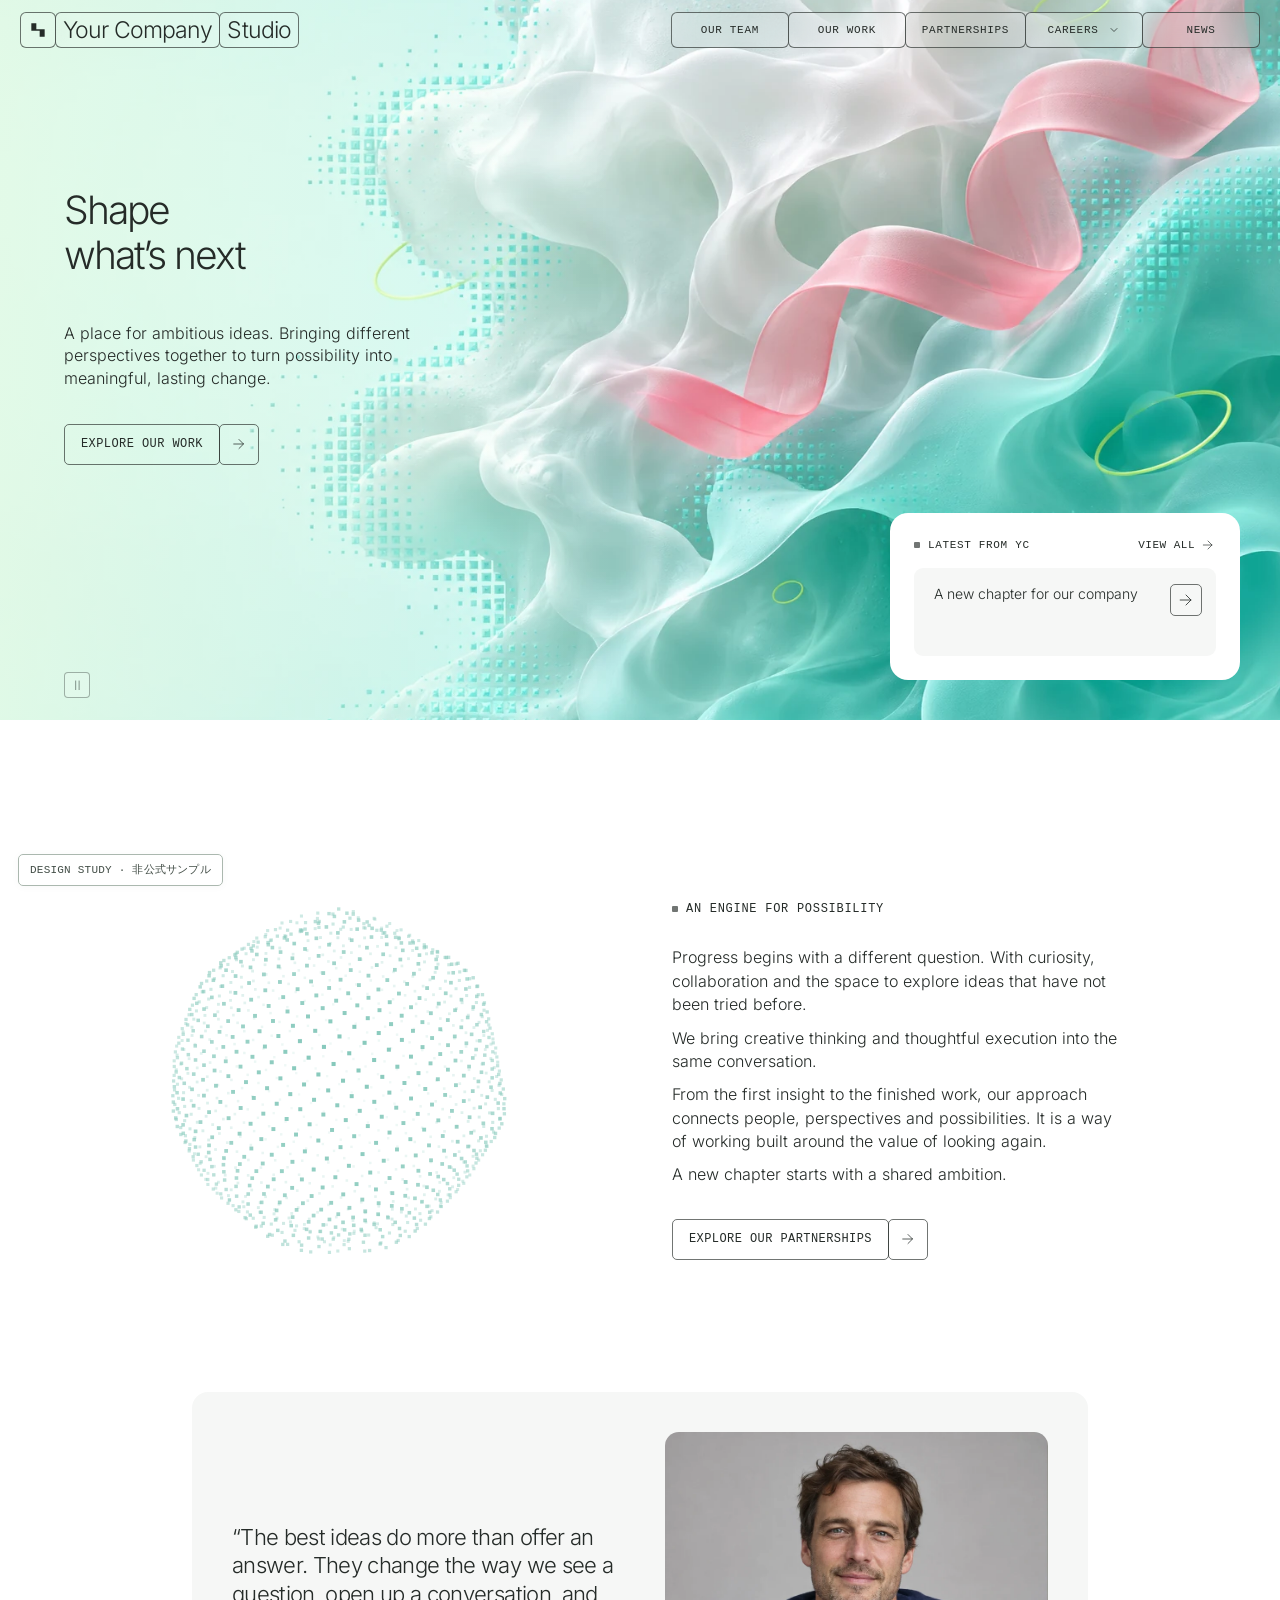
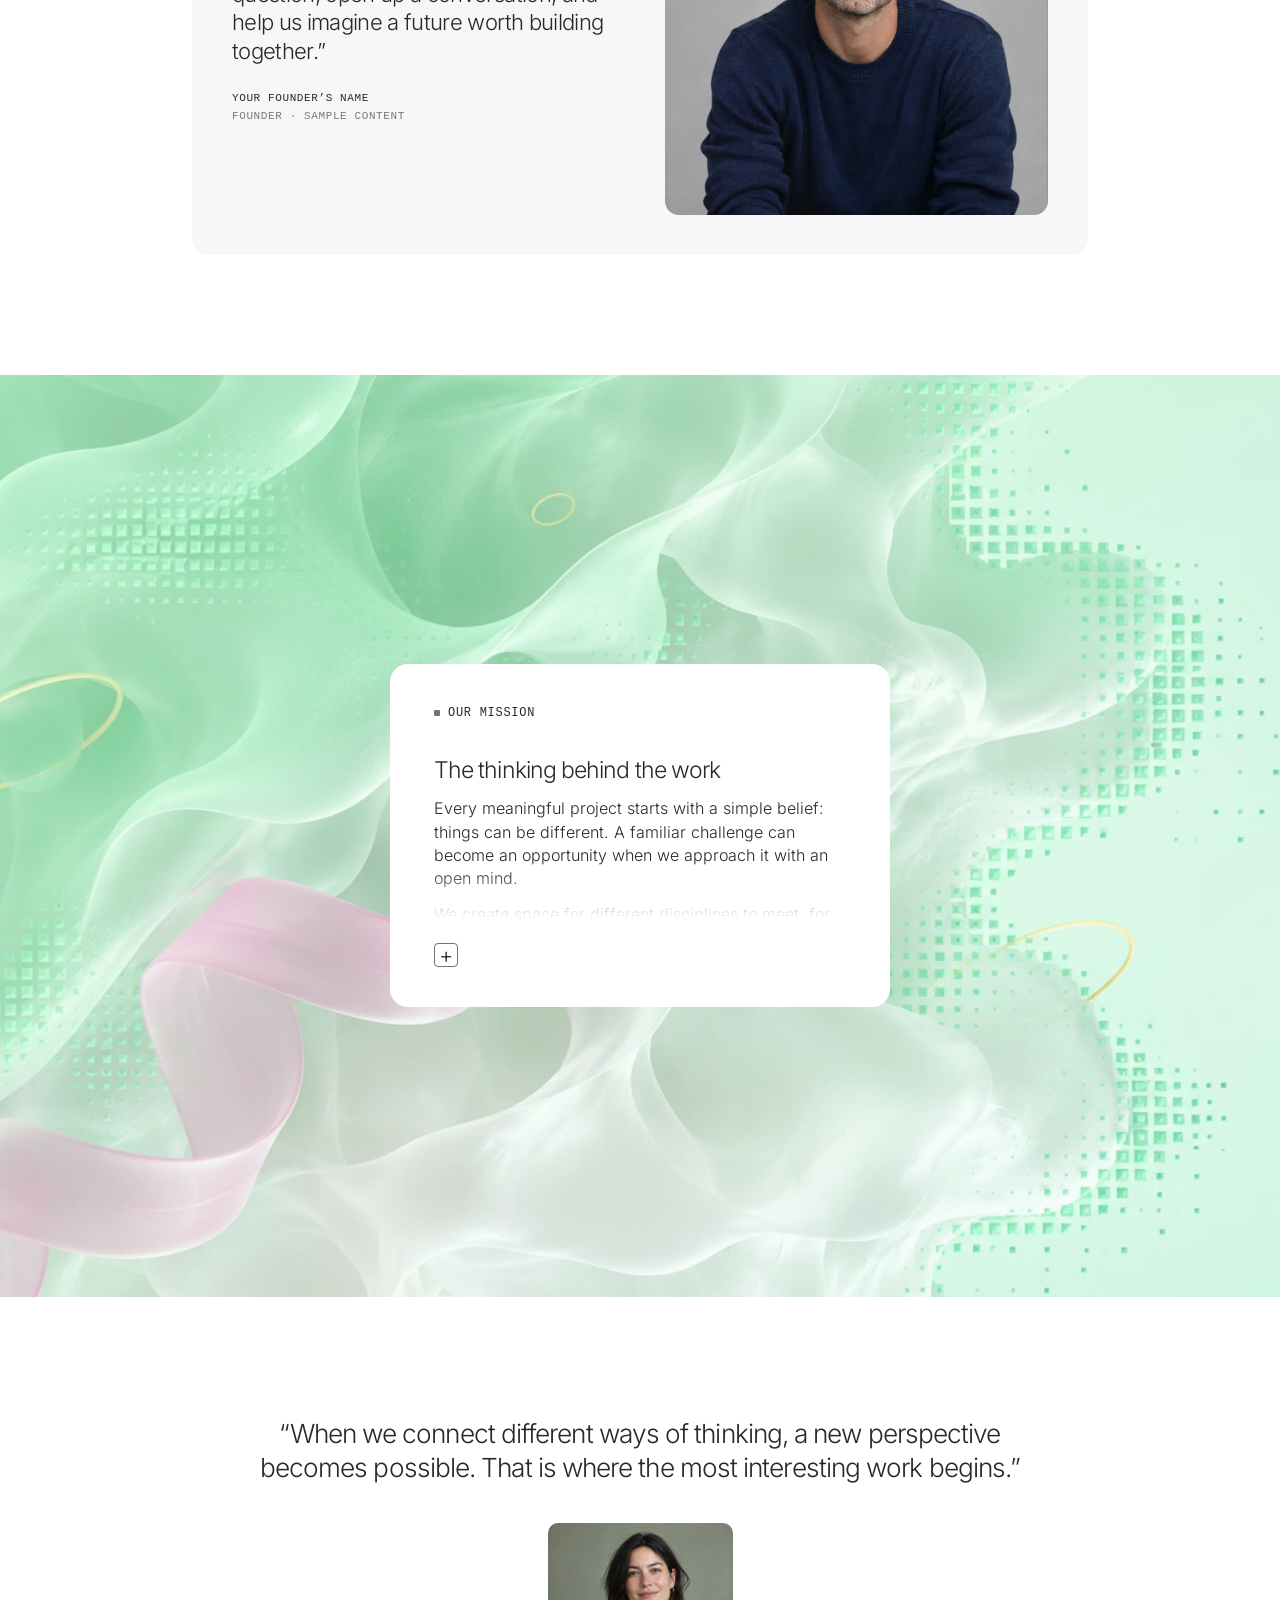
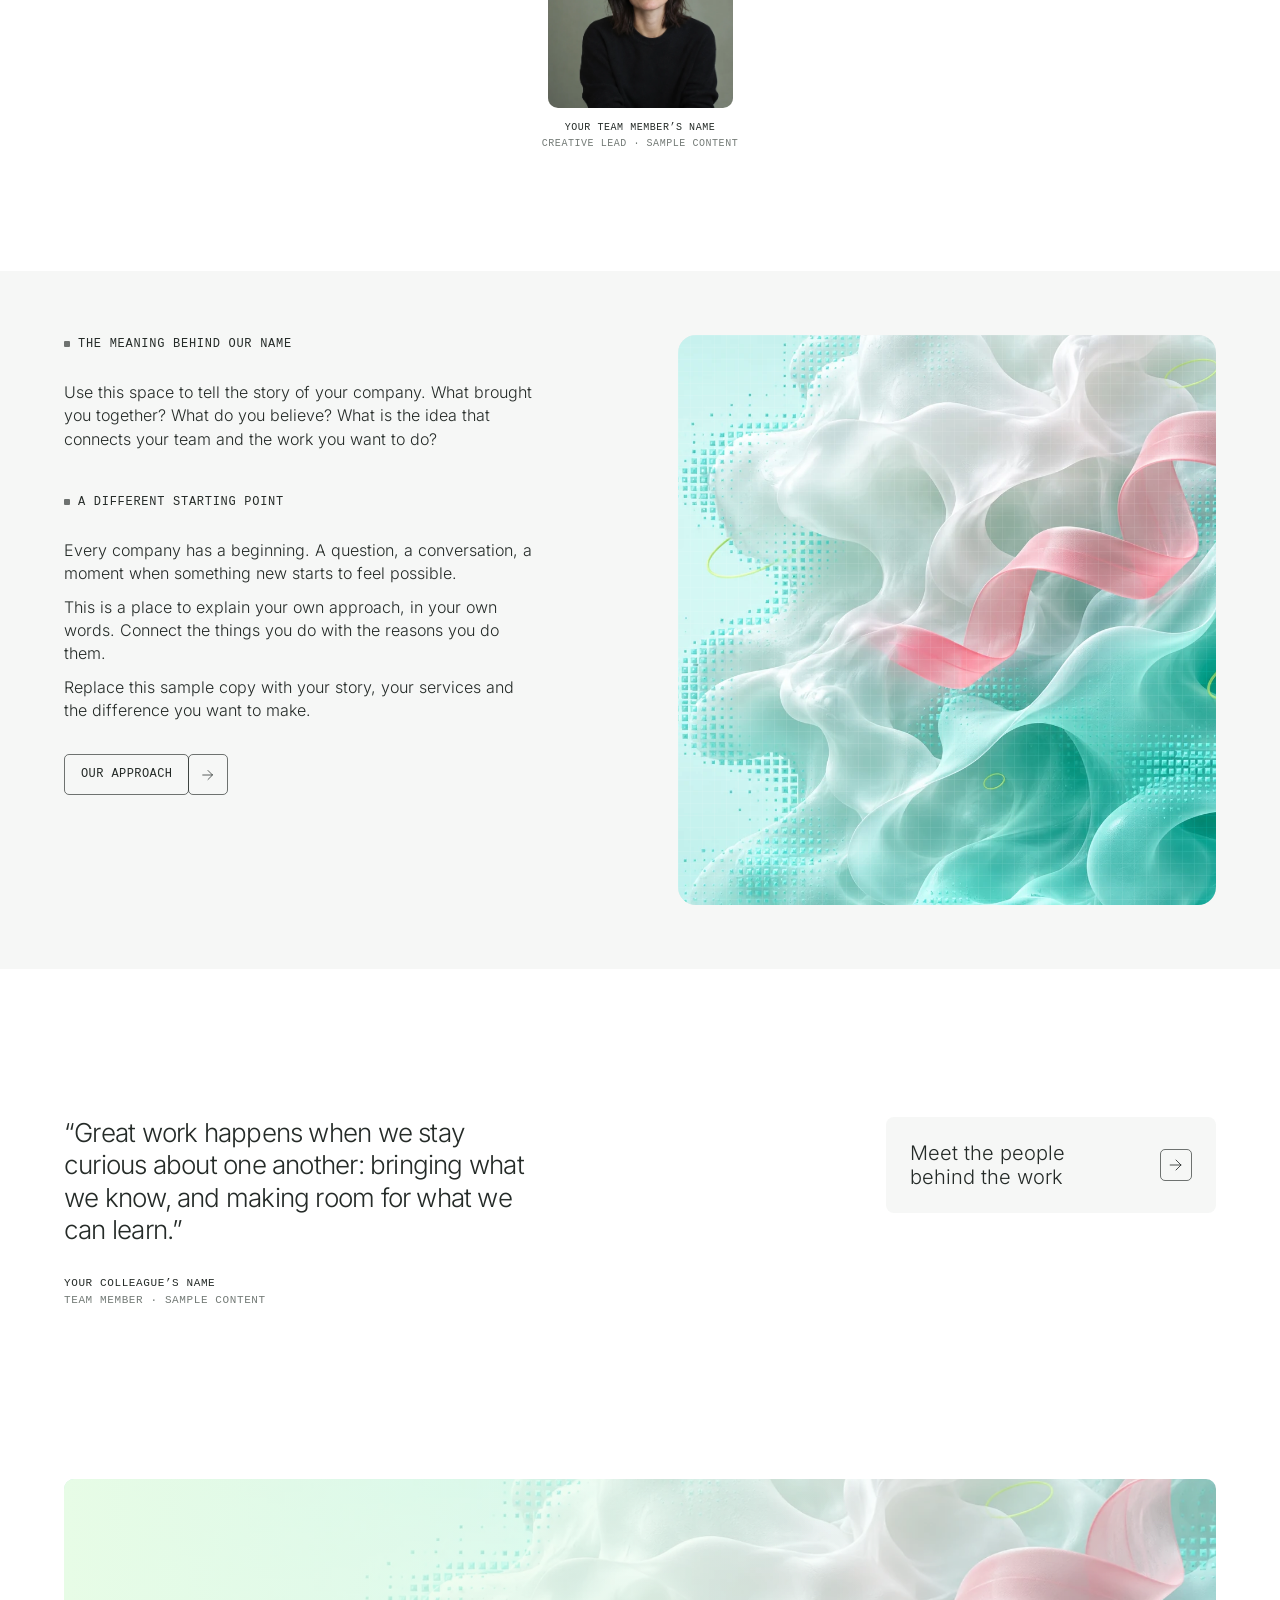
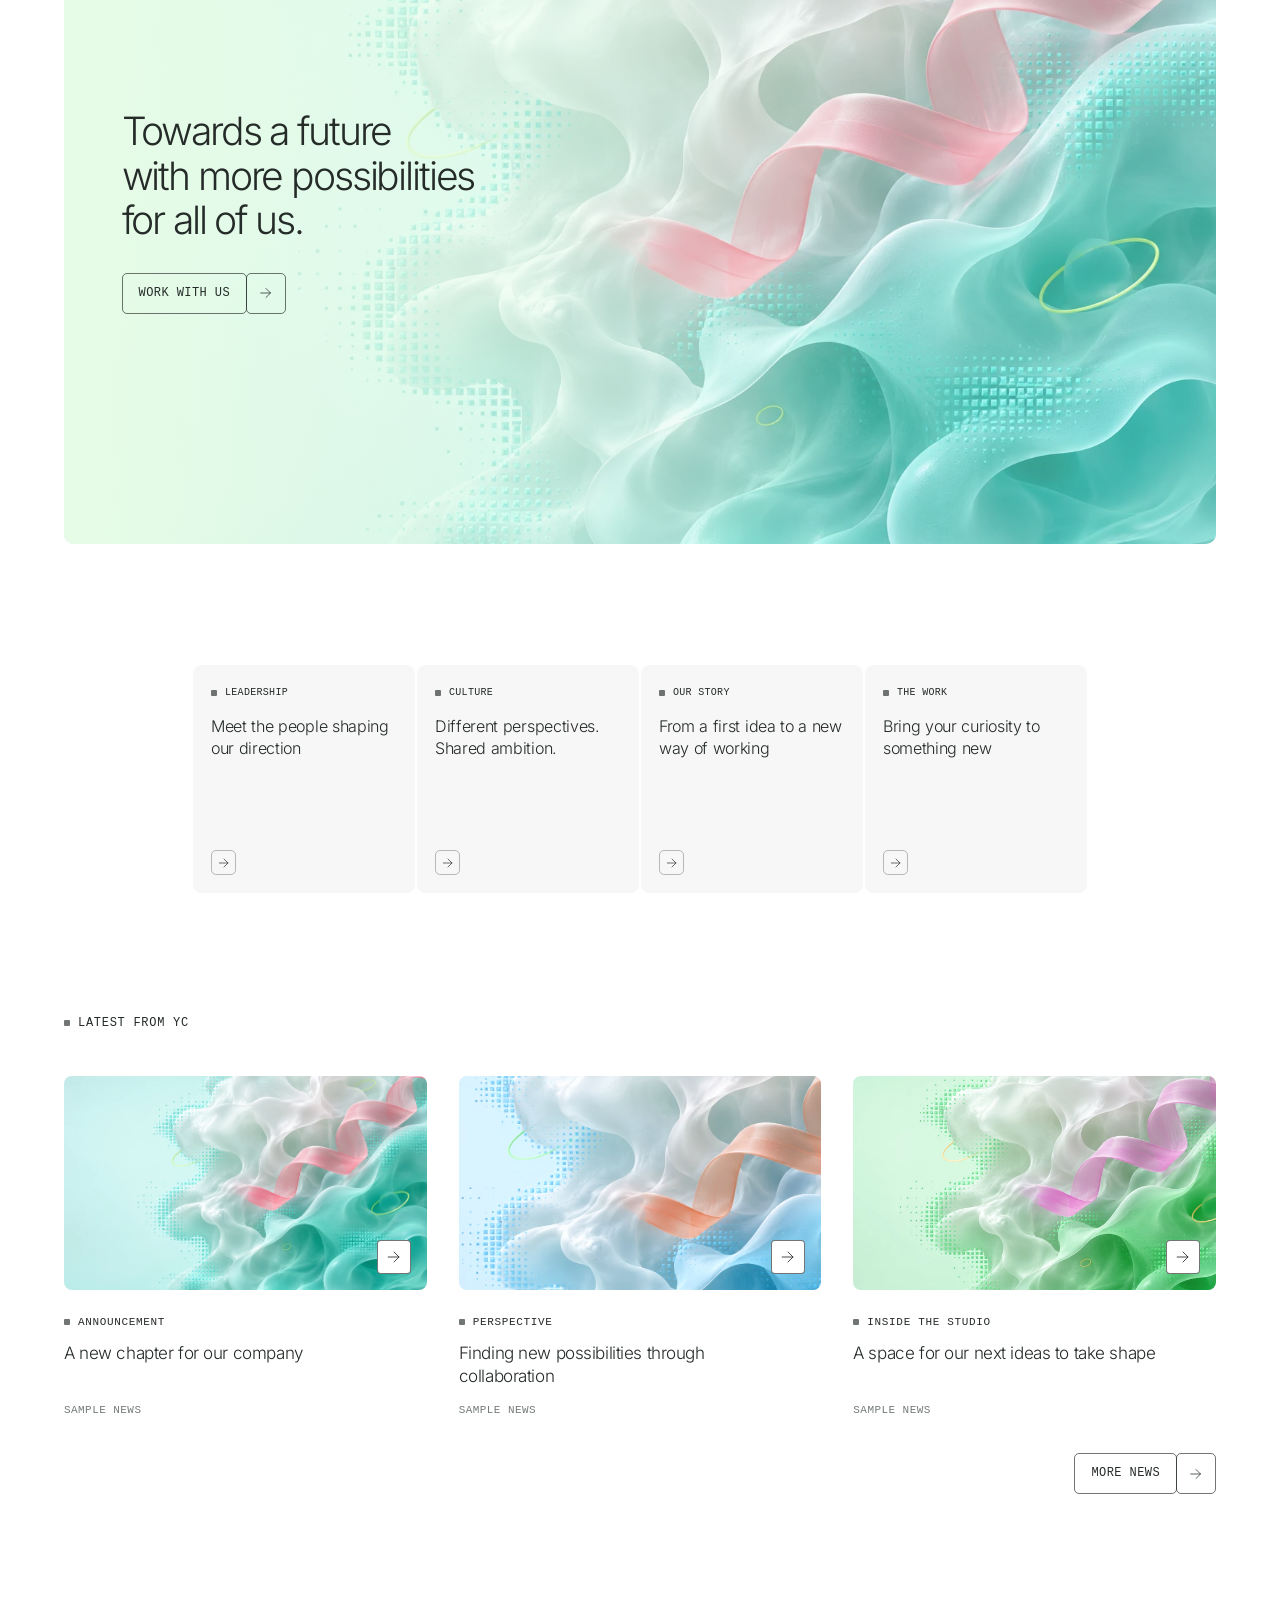
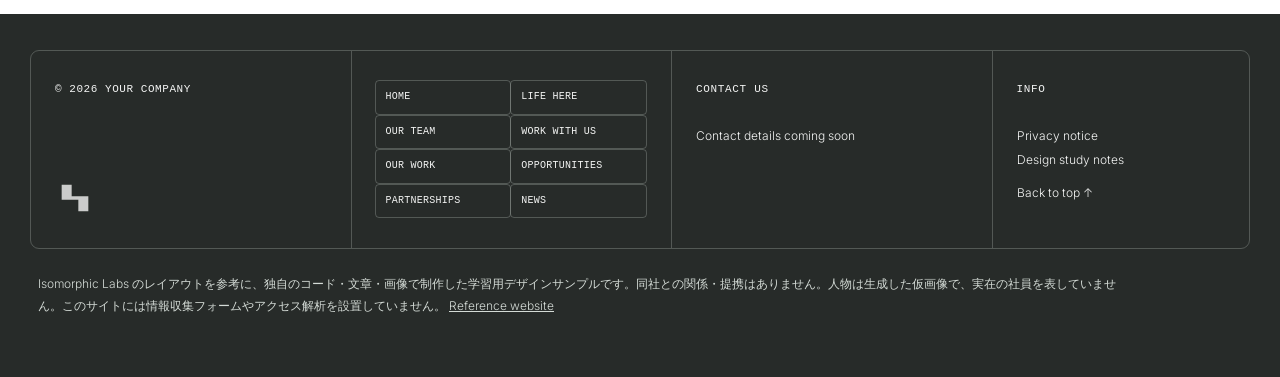
<file: index.html>
<!doctype html>
<html lang="en">
<head>
  <meta charset="utf-8">
  <meta name="viewport" content="width=device-width,initial-scale=1">
  <meta name="description" content="An independent, editable website design study. Original placeholder content and artwork.">
  <meta name="theme-color" content="#e8fbea">
  <meta name="robots" content="noindex,nofollow">
  <title>Your Company — Design Study</title>
  <link rel="icon" href="./assets/favicon.svg" type="image/svg+xml">
  <link rel="stylesheet" href="./styles.css">
  <script src="./site.config.js" defer></script>
  <script src="./motion.js" defer></script>
  <script src="./app.js" defer></script>
</head>
<body>
  <a class="skip-link" href="#main">Skip to content</a>
  <div id="app"></div>
  <noscript><main class="no-script"><h1>Your Company</h1><p>This editable design study needs JavaScript to display its content. Please enable JavaScript in your browser.</p></main></noscript>
</body>
</html>
</file>
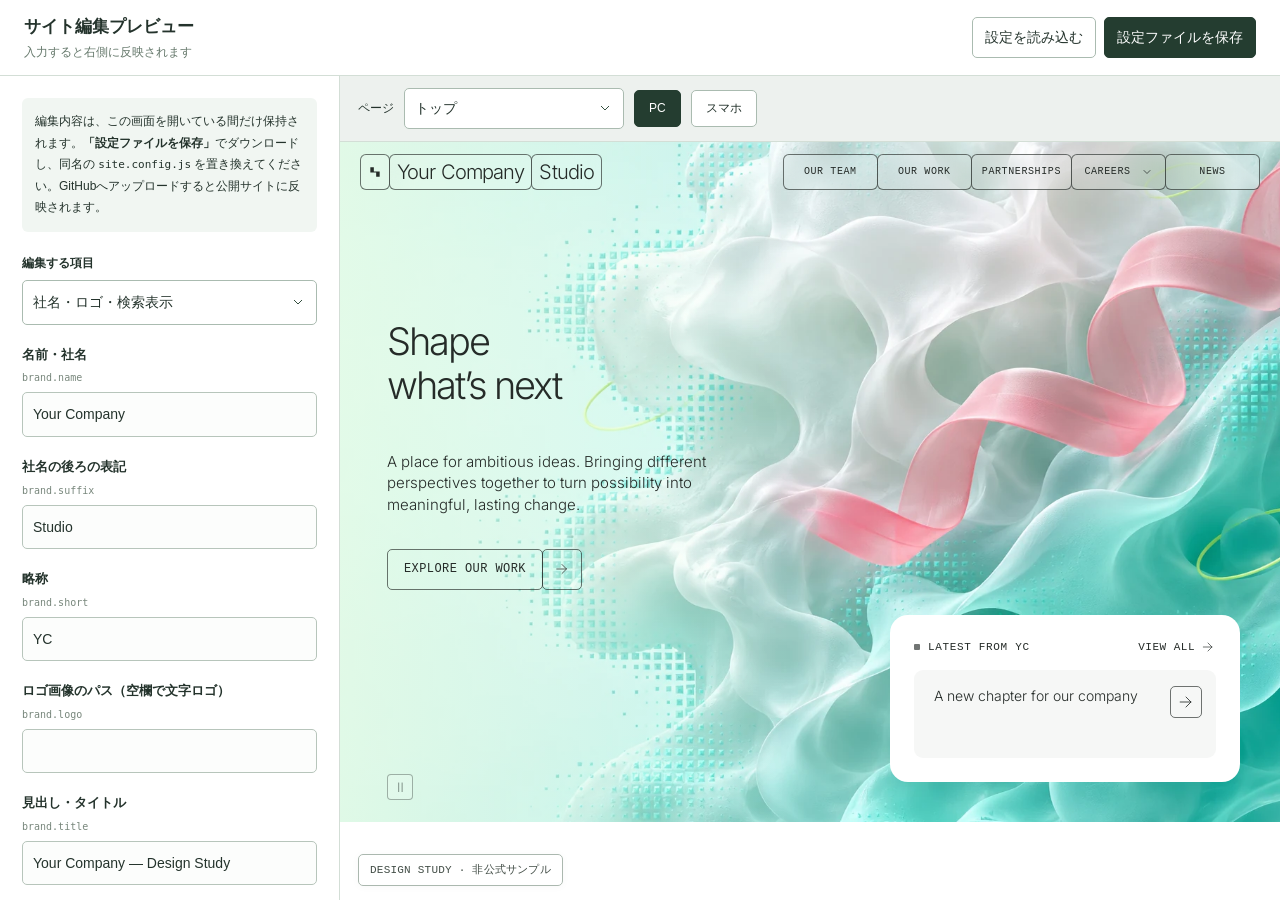
<file: editor.html>
<!doctype html>
<html lang="ja"><head><meta charset="utf-8"><meta name="viewport" content="width=device-width,initial-scale=1"><meta name="robots" content="noindex,nofollow"><title>サイト編集プレビュー</title><link rel="icon" href="./assets/favicon.svg"><link rel="stylesheet" href="./editor.css"><script src="./site.config.js" defer></script><script src="./editor.js" defer></script></head>
<body class="editor-body">
  <header class="editor-header"><div><strong>サイト編集プレビュー</strong><span>入力すると右側に反映されます</span></div><div class="editor-actions"><button id="import-button">設定を読み込む</button><input type="file" id="import-file" accept=".js,.json" hidden><button id="export-button" class="primary">設定ファイルを保存</button></div></header>
  <div class="editor-layout"><aside class="editor-sidebar"><p class="editor-notice">編集内容は、この画面を開いている間だけ保持されます。<strong>「設定ファイルを保存」</strong>でダウンロードし、同名の <code>site.config.js</code> を置き換えてください。GitHubへアップロードすると公開サイトに反映されます。</p><label class="group-label" for="section-select">編集する項目</label><select id="section-select"><option value="brand">社名・ロゴ・検索表示</option><option value="theme">色・背景画像の色合い</option><option value="home.hero">トップの見出し・画像</option><option value="home.intro">最初の紹介文</option><option value="home.quote">引用カード・写真</option><option value="home.mission">ミッション</option><option value="home.centeredQuote">中央の引用・写真</option><option value="home.story">会社ストーリー</option><option value="home.teamQuote">チーム紹介</option><option value="home.cta">下部の大きなメッセージ</option><option value="home.cards">4つの案内カード</option><option value="news">ニュース・記事本文</option><option value="navigation">メニュー・リンク</option><option value="footer">連絡先・フッター</option><option value="pages">下層ページの本文</option><option value="labels">ボタンなどの表記</option><option value="motion">動きの設定</option><option value="study">デザインサンプルの表記</option><option value="language">ページの言語</option></select><div id="preset-row" hidden><button data-preset="mint">Mint</button><button data-preset="rose">Rose</button><button data-preset="blue">Blue</button><button data-preset="mono">Mono</button></div><form id="fields" autocomplete="off"></form><p class="asset-help">画像は <code>assets</code> フォルダーに置き、<code>./assets/画像名.jpg</code> の形で指定します。人物写真を自社の写真に変えたら「2枚組の仮画像」をオフにしてください。</p><p id="status" role="status" aria-live="polite"></p><a class="guide-link" href="./GUIDE.html" target="_blank">公開・編集の詳しい手順</a></aside>
  <main class="editor-preview"><div class="preview-toolbar"><label for="preview-page">ページ</label><select id="preview-page"><option value="index.html">トップ</option><option value="page.html?view=team">チーム</option><option value="page.html?view=work">事業・サービス</option><option value="page.html?view=partnerships">パートナー</option><option value="page.html?view=culture">カルチャー</option><option value="page.html?view=careers">採用</option><option value="page.html?view=opportunities">募集</option><option value="page.html?view=news">ニュース</option><option value="page.html?view=privacy">プライバシー</option><option value="page.html?view=terms">サンプルの説明</option></select><button id="desktop-button" aria-pressed="true">PC</button><button id="mobile-button" aria-pressed="false">スマホ</button></div><div class="iframe-shell"><iframe id="preview-frame" src="./index.html" title="サイトの変更プレビュー"></iframe></div></main></div>
</body></html>
</file>
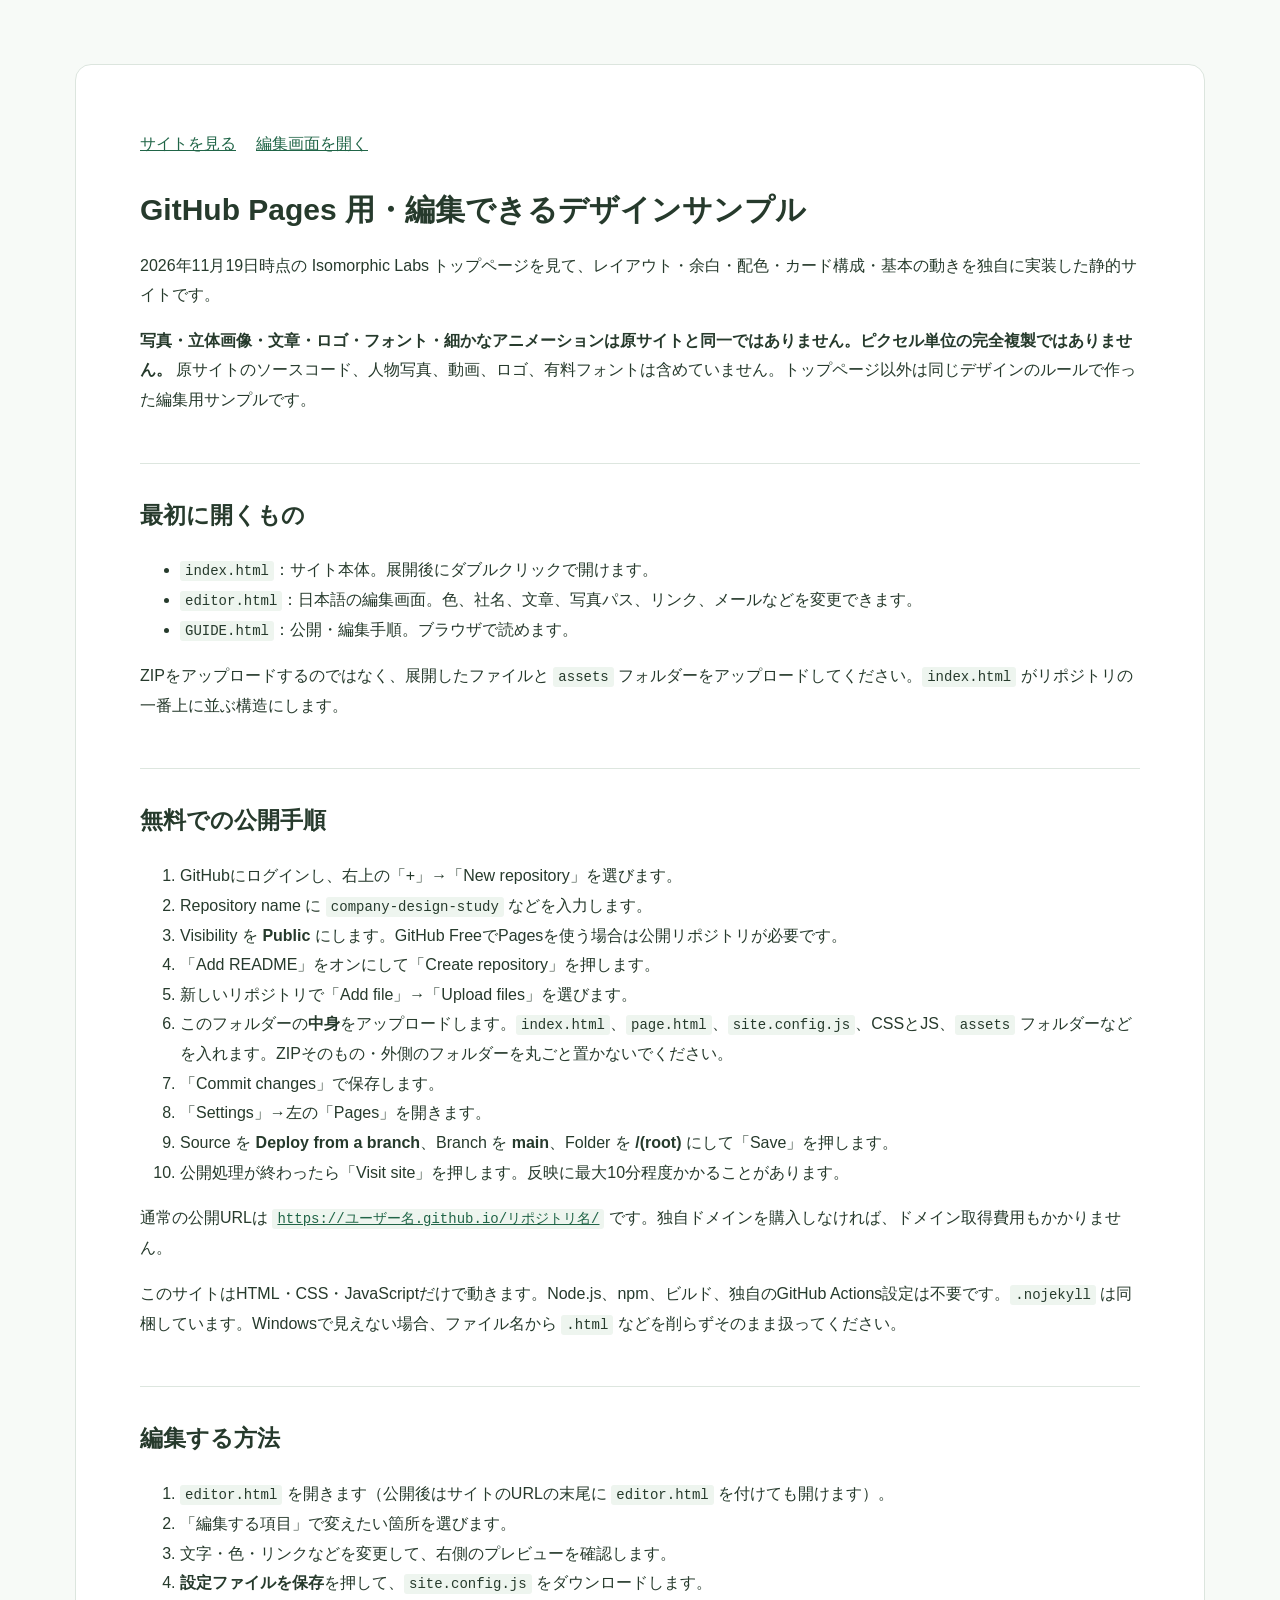
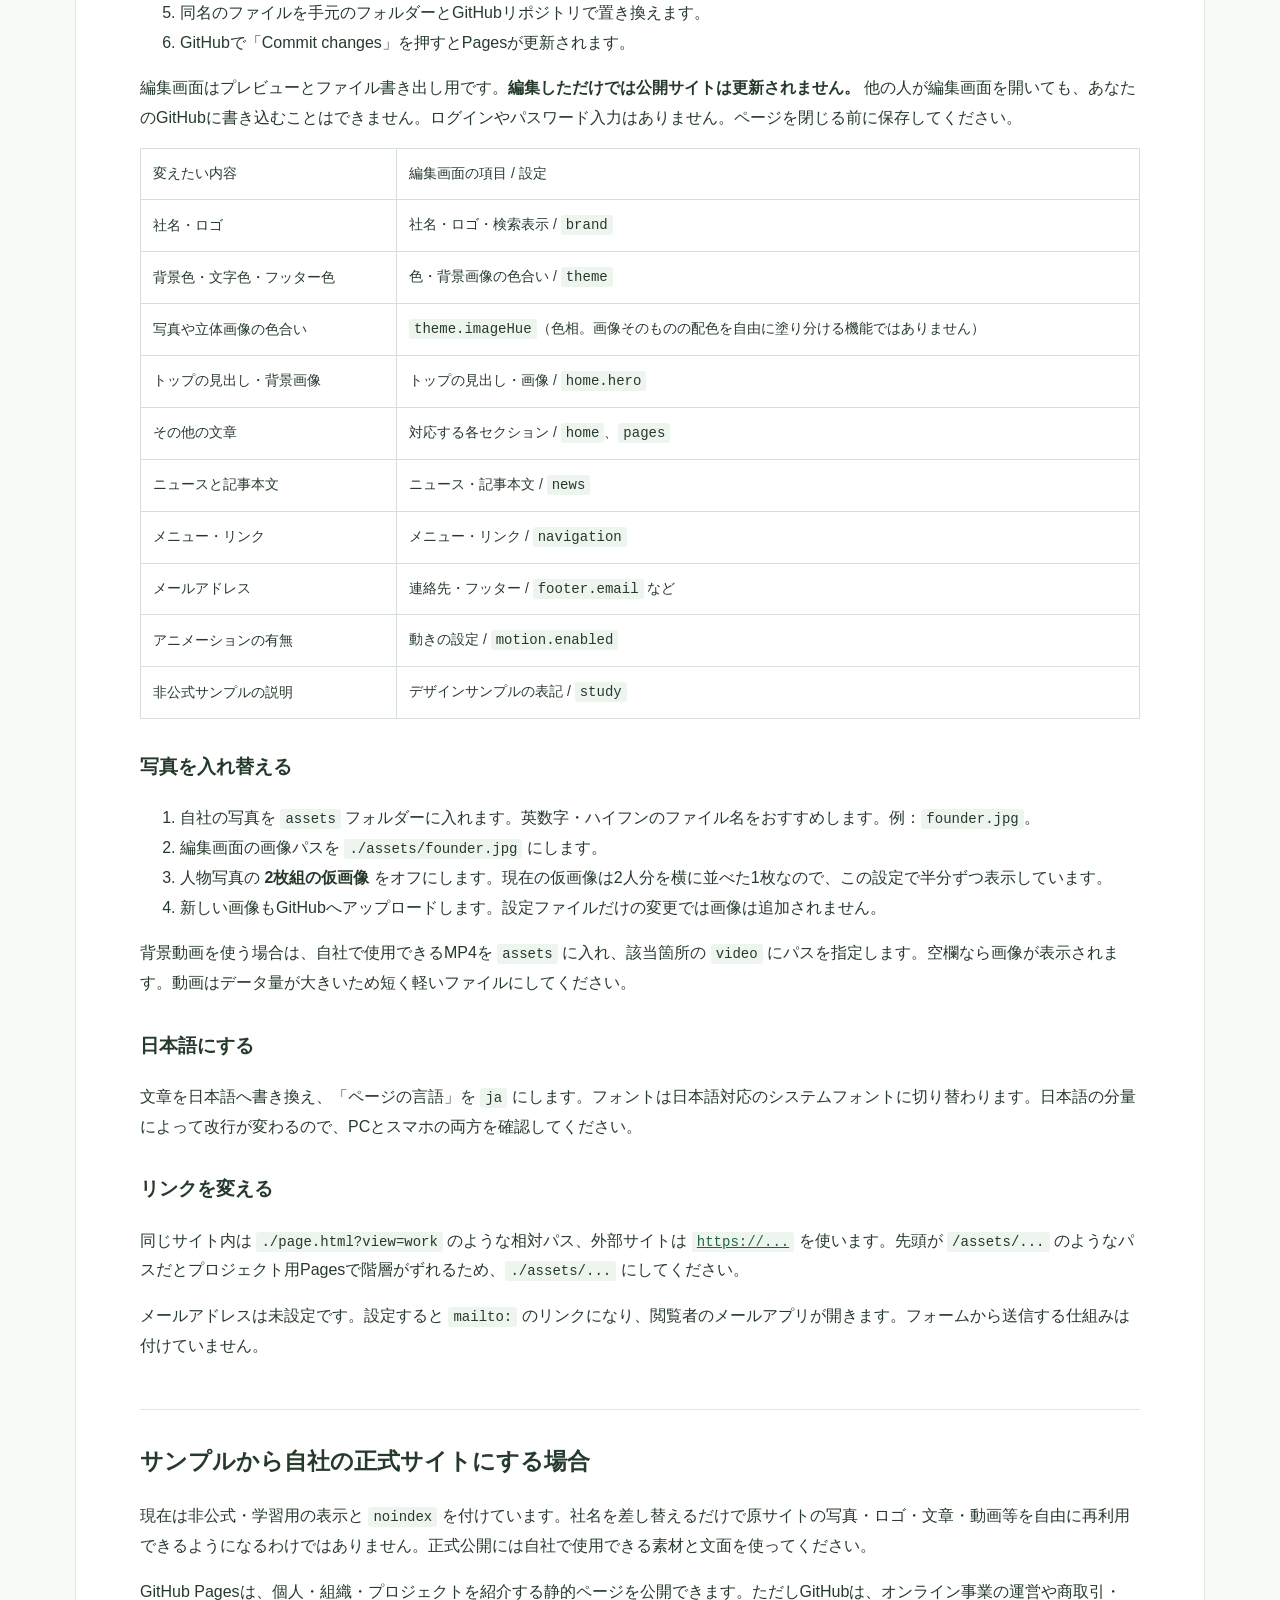
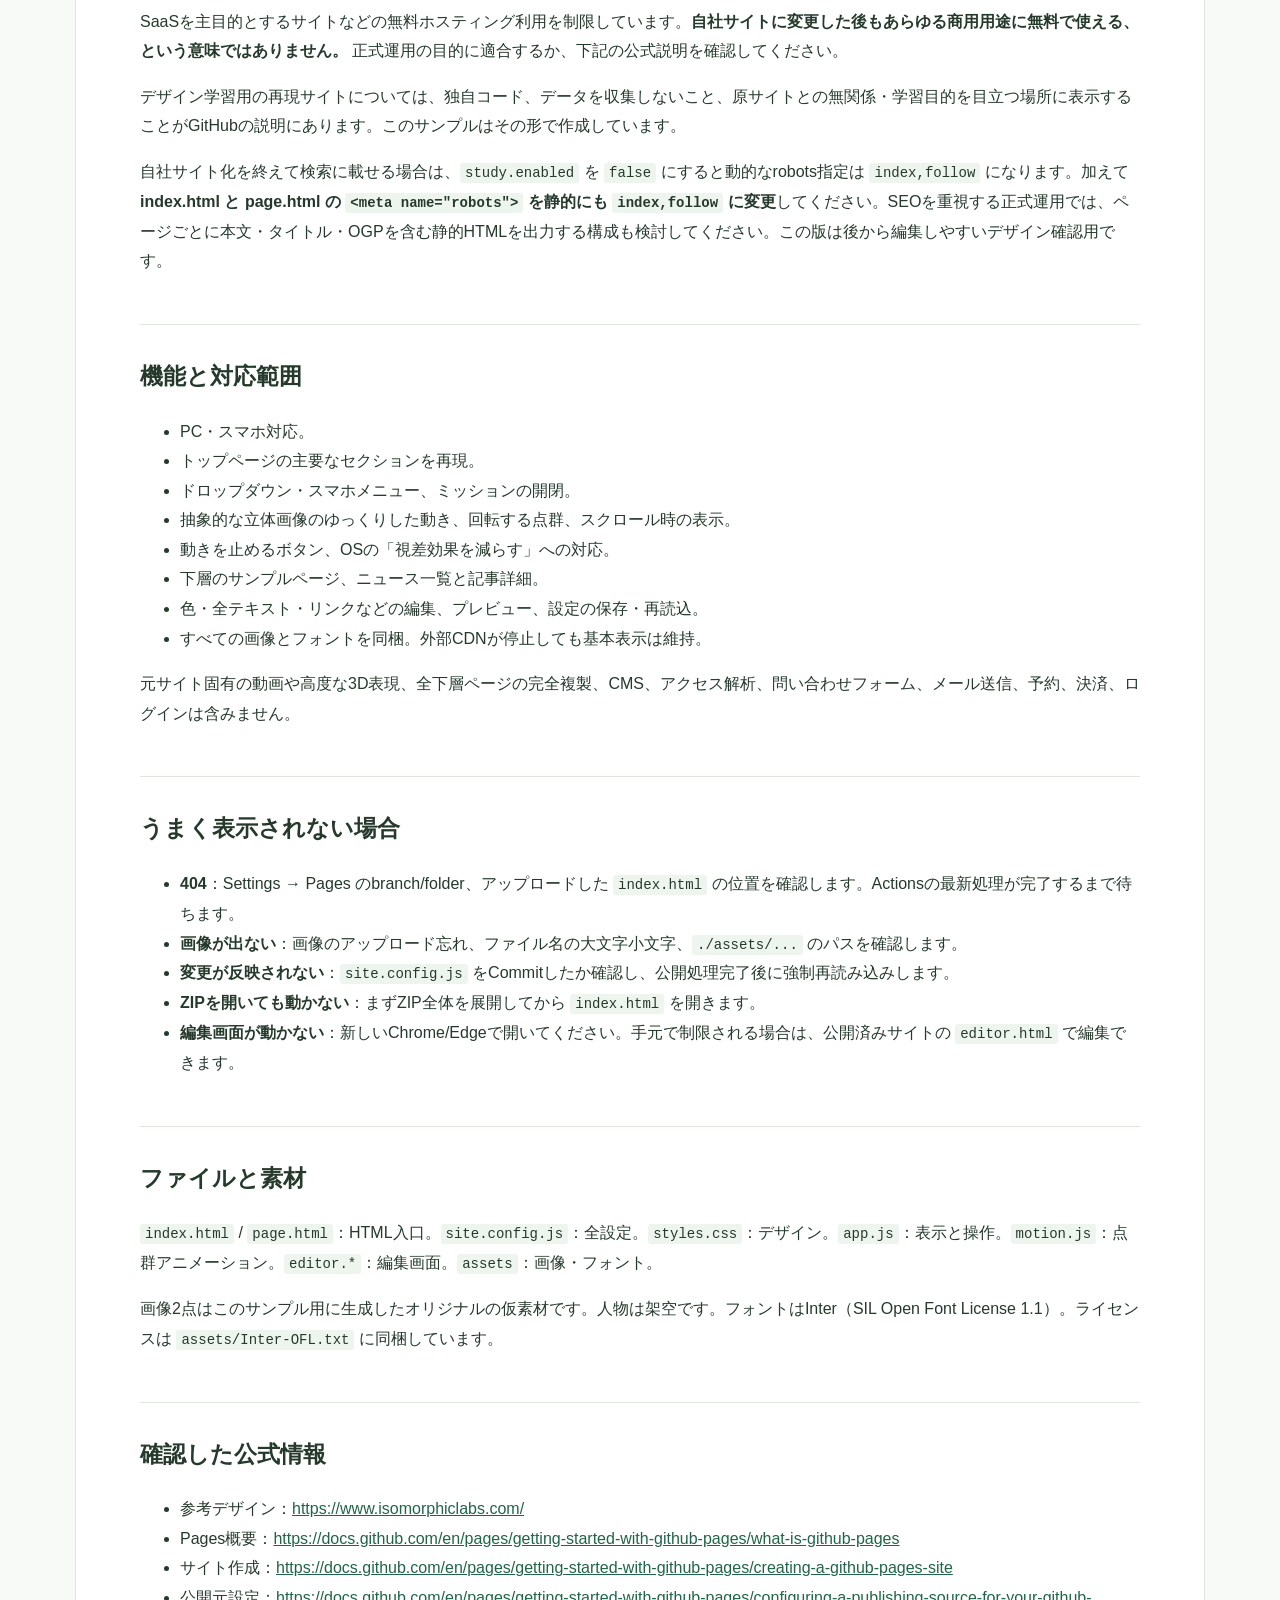
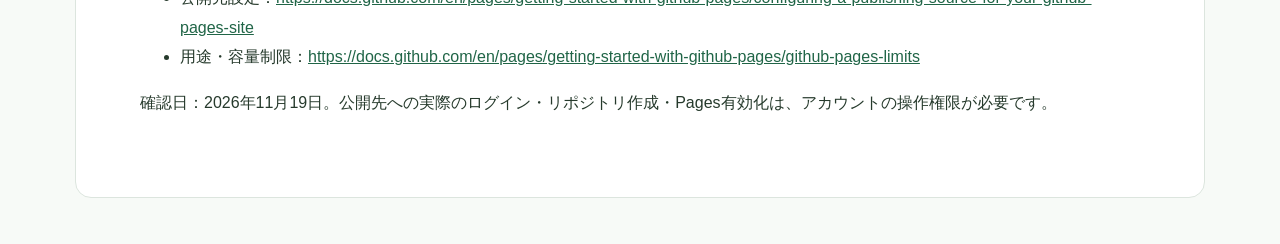
<file: GUIDE.html>
<!doctype html><html lang="ja"><head><meta charset="utf-8"><meta name="viewport" content="width=device-width,initial-scale=1"><meta name="robots" content="noindex"><title>サイトの公開・編集手順</title><style>body{font:16px/1.85 Arial,"Noto Sans JP",sans-serif;color:#263a2c;background:#f7faf7;margin:0;padding:5vw}main{max-width:1000px;margin:auto;background:#fff;border:1px solid #dce5de;border-radius:16px;padding:5vw}h1{font-size:30px;line-height:1.4}h2{font-size:23px;margin-top:48px;border-top:1px solid #dde6df;padding-top:30px}h3{font-size:19px;margin-top:30px}p,li{overflow-wrap:anywhere}a{color:#206547}table{border-collapse:collapse;width:100%;font-size:14px}td,th{border:1px solid #d6e0d8;padding:12px;text-align:left}code{background:#eef5ef;padding:2px 5px;border-radius:3px;font-size:14px}pre{white-space:pre-wrap;overflow-wrap:anywhere;font:inherit}.top{display:flex;gap:20px;margin-bottom:30px}@media(max-width:600px){body{padding:15px}main{padding:22px}h1{font-size:25px}table{display:block;overflow:auto}}</style></head><body><main><nav class="top"><a href="./index.html">サイトを見る</a><a href="./editor.html">編集画面を開く</a></nav><h1>GitHub Pages 用・編集できるデザインサンプル</h1><p>2026年11月19日時点の Isomorphic Labs トップページを見て、レイアウト・余白・配色・カード構成・基本の動きを独自に実装した静的サイトです。</p><p><strong>写真・立体画像・文章・ロゴ・フォント・細かなアニメーションは原サイトと同一ではありません。ピクセル単位の完全複製ではありません。</strong> 原サイトのソースコード、人物写真、動画、ロゴ、有料フォントは含めていません。トップページ以外は同じデザインのルールで作った編集用サンプルです。</p><h2>最初に開くもの</h2><ul><li><code>index.html</code>：サイト本体。展開後にダブルクリックで開けます。</li><li><code>editor.html</code>：日本語の編集画面。色、社名、文章、写真パス、リンク、メールなどを変更できます。</li><li><code>GUIDE.html</code>：公開・編集手順。ブラウザで読めます。</li></ul><p>ZIPをアップロードするのではなく、展開したファイルと <code>assets</code> フォルダーをアップロードしてください。<code>index.html</code> がリポジトリの一番上に並ぶ構造にします。</p><h2>無料での公開手順</h2><ol><li>GitHubにログインし、右上の「+」→「New repository」を選びます。</li><li>Repository name に <code>company-design-study</code> などを入力します。</li><li>Visibility を <strong>Public</strong> にします。GitHub FreeでPagesを使う場合は公開リポジトリが必要です。</li><li>「Add README」をオンにして「Create repository」を押します。</li><li>新しいリポジトリで「Add file」→「Upload files」を選びます。</li><li>このフォルダーの<strong>中身</strong>をアップロードします。<code>index.html</code>、<code>page.html</code>、<code>site.config.js</code>、CSSとJS、<code>assets</code> フォルダーなどを入れます。ZIPそのもの・外側のフォルダーを丸ごと置かないでください。</li><li>「Commit changes」で保存します。</li><li>「Settings」→左の「Pages」を開きます。</li><li>Source を <strong>Deploy from a branch</strong>、Branch を <strong>main</strong>、Folder を <strong>/(root)</strong> にして「Save」を押します。</li><li>公開処理が終わったら「Visit site」を押します。反映に最大10分程度かかることがあります。</li></ol><p>通常の公開URLは <code><a href="https://ユーザー名.github.io/リポジトリ名/">https://ユーザー名.github.io/リポジトリ名/</a></code> です。独自ドメインを購入しなければ、ドメイン取得費用もかかりません。</p><p>このサイトはHTML・CSS・JavaScriptだけで動きます。Node.js、npm、ビルド、独自のGitHub Actions設定は不要です。<code>.nojekyll</code> は同梱しています。Windowsで見えない場合、ファイル名から <code>.html</code> などを削らずそのまま扱ってください。</p><h2>編集する方法</h2><ol><li><code>editor.html</code> を開きます（公開後はサイトのURLの末尾に <code>editor.html</code> を付けても開けます）。</li><li>「編集する項目」で変えたい箇所を選びます。</li><li>文字・色・リンクなどを変更して、右側のプレビューを確認します。</li><li><strong>設定ファイルを保存</strong>を押して、<code>site.config.js</code> をダウンロードします。</li><li>同名のファイルを手元のフォルダーとGitHubリポジトリで置き換えます。</li><li>GitHubで「Commit changes」を押すとPagesが更新されます。</li></ol><p>編集画面はプレビューとファイル書き出し用です。<strong>編集しただけでは公開サイトは更新されません。</strong> 他の人が編集画面を開いても、あなたのGitHubに書き込むことはできません。ログインやパスワード入力はありません。ページを閉じる前に保存してください。</p><table><tr><td>変えたい内容</td><td>編集画面の項目 / 設定</td></tr><tr><td>社名・ロゴ</td><td>社名・ロゴ・検索表示 / <code>brand</code></td></tr><tr><td>背景色・文字色・フッター色</td><td>色・背景画像の色合い / <code>theme</code></td></tr><tr><td>写真や立体画像の色合い</td><td><code>theme.imageHue</code>（色相。画像そのものの配色を自由に塗り分ける機能ではありません）</td></tr><tr><td>トップの見出し・背景画像</td><td>トップの見出し・画像 / <code>home.hero</code></td></tr><tr><td>その他の文章</td><td>対応する各セクション / <code>home</code>、<code>pages</code></td></tr><tr><td>ニュースと記事本文</td><td>ニュース・記事本文 / <code>news</code></td></tr><tr><td>メニュー・リンク</td><td>メニュー・リンク / <code>navigation</code></td></tr><tr><td>メールアドレス</td><td>連絡先・フッター / <code>footer.email</code> など</td></tr><tr><td>アニメーションの有無</td><td>動きの設定 / <code>motion.enabled</code></td></tr><tr><td>非公式サンプルの説明</td><td>デザインサンプルの表記 / <code>study</code></td></tr></table><h3>写真を入れ替える</h3><ol><li>自社の写真を <code>assets</code> フォルダーに入れます。英数字・ハイフンのファイル名をおすすめします。例：<code>founder.jpg</code>。</li><li>編集画面の画像パスを <code>./assets/founder.jpg</code> にします。</li><li>人物写真の <strong>2枚組の仮画像</strong> をオフにします。現在の仮画像は2人分を横に並べた1枚なので、この設定で半分ずつ表示しています。</li><li>新しい画像もGitHubへアップロードします。設定ファイルだけの変更では画像は追加されません。</li></ol><p>背景動画を使う場合は、自社で使用できるMP4を <code>assets</code> に入れ、該当箇所の <code>video</code> にパスを指定します。空欄なら画像が表示されます。動画はデータ量が大きいため短く軽いファイルにしてください。</p><h3>日本語にする</h3><p>文章を日本語へ書き換え、「ページの言語」を <code>ja</code> にします。フォントは日本語対応のシステムフォントに切り替わります。日本語の分量によって改行が変わるので、PCとスマホの両方を確認してください。</p><h3>リンクを変える</h3><p>同じサイト内は <code>./page.html?view=work</code> のような相対パス、外部サイトは <code><a href="https://...">https://...</a></code> を使います。先頭が <code>/assets/...</code> のようなパスだとプロジェクト用Pagesで階層がずれるため、<code>./assets/...</code> にしてください。</p><p>メールアドレスは未設定です。設定すると <code>mailto:</code> のリンクになり、閲覧者のメールアプリが開きます。フォームから送信する仕組みは付けていません。</p><h2>サンプルから自社の正式サイトにする場合</h2><p>現在は非公式・学習用の表示と <code>noindex</code> を付けています。社名を差し替えるだけで原サイトの写真・ロゴ・文章・動画等を自由に再利用できるようになるわけではありません。正式公開には自社で使用できる素材と文面を使ってください。</p><p>GitHub Pagesは、個人・組織・プロジェクトを紹介する静的ページを公開できます。ただしGitHubは、オンライン事業の運営や商取引・SaaSを主目的とするサイトなどの無料ホスティング利用を制限しています。<strong>自社サイトに変更した後もあらゆる商用用途に無料で使える、という意味ではありません。</strong> 正式運用の目的に適合するか、下記の公式説明を確認してください。</p><p>デザイン学習用の再現サイトについては、独自コード、データを収集しないこと、原サイトとの無関係・学習目的を目立つ場所に表示することがGitHubの説明にあります。このサンプルはその形で作成しています。</p><p>自社サイト化を終えて検索に載せる場合は、<code>study.enabled</code> を <code>false</code> にすると動的なrobots指定は <code>index,follow</code> になります。加えて <strong>index.html と page.html の <code>&lt;meta name=&quot;robots&quot;&gt;</code> を静的にも <code>index,follow</code> に変更</strong>してください。SEOを重視する正式運用では、ページごとに本文・タイトル・OGPを含む静的HTMLを出力する構成も検討してください。この版は後から編集しやすいデザイン確認用です。</p><h2>機能と対応範囲</h2><ul><li>PC・スマホ対応。</li><li>トップページの主要なセクションを再現。</li><li>ドロップダウン・スマホメニュー、ミッションの開閉。</li><li>抽象的な立体画像のゆっくりした動き、回転する点群、スクロール時の表示。</li><li>動きを止めるボタン、OSの「視差効果を減らす」への対応。</li><li>下層のサンプルページ、ニュース一覧と記事詳細。</li><li>色・全テキスト・リンクなどの編集、プレビュー、設定の保存・再読込。</li><li>すべての画像とフォントを同梱。外部CDNが停止しても基本表示は維持。</li></ul><p>元サイト固有の動画や高度な3D表現、全下層ページの完全複製、CMS、アクセス解析、問い合わせフォーム、メール送信、予約、決済、ログインは含みません。</p><h2>うまく表示されない場合</h2><ul><li><strong>404</strong>：Settings → Pages のbranch/folder、アップロードした <code>index.html</code> の位置を確認します。Actionsの最新処理が完了するまで待ちます。</li><li><strong>画像が出ない</strong>：画像のアップロード忘れ、ファイル名の大文字小文字、<code>./assets/...</code> のパスを確認します。</li><li><strong>変更が反映されない</strong>：<code>site.config.js</code> をCommitしたか確認し、公開処理完了後に強制再読み込みします。</li><li><strong>ZIPを開いても動かない</strong>：まずZIP全体を展開してから <code>index.html</code> を開きます。</li><li><strong>編集画面が動かない</strong>：新しいChrome/Edgeで開いてください。手元で制限される場合は、公開済みサイトの <code>editor.html</code> で編集できます。</li></ul><h2>ファイルと素材</h2><p><code>index.html</code> / <code>page.html</code>：HTML入口。<code>site.config.js</code>：全設定。<code>styles.css</code>：デザイン。<code>app.js</code>：表示と操作。<code>motion.js</code>：点群アニメーション。<code>editor.*</code>：編集画面。<code>assets</code>：画像・フォント。</p><p>画像2点はこのサンプル用に生成したオリジナルの仮素材です。人物は架空です。フォントはInter（SIL Open Font License 1.1）。ライセンスは <code>assets/Inter-OFL.txt</code> に同梱しています。</p><h2>確認した公式情報</h2><ul><li>参考デザイン：<a href="https://www.isomorphiclabs.com/">https://www.isomorphiclabs.com/</a></li><li>Pages概要：<a href="https://docs.github.com/en/pages/getting-started-with-github-pages/what-is-github-pages">https://docs.github.com/en/pages/getting-started-with-github-pages/what-is-github-pages</a></li><li>サイト作成：<a href="https://docs.github.com/en/pages/getting-started-with-github-pages/creating-a-github-pages-site">https://docs.github.com/en/pages/getting-started-with-github-pages/creating-a-github-pages-site</a></li><li>公開元設定：<a href="https://docs.github.com/en/pages/getting-started-with-github-pages/configuring-a-publishing-source-for-your-github-pages-site">https://docs.github.com/en/pages/getting-started-with-github-pages/configuring-a-publishing-source-for-your-github-pages-site</a></li><li>用途・容量制限：<a href="https://docs.github.com/en/pages/getting-started-with-github-pages/github-pages-limits">https://docs.github.com/en/pages/getting-started-with-github-pages/github-pages-limits</a></li></ul><p>確認日：2026年11月19日。公開先への実際のログイン・リポジトリ作成・Pages有効化は、アカウントの操作権限が必要です。</p></main></body></html>
</file>
<file: styles.css>
@font-face{font-family:Inter;src:url('./assets/inter-light.ttf') format('truetype');font-weight:300;font-display:swap}
@font-face{font-family:Inter;src:url('./assets/inter-regular.ttf') format('truetype');font-weight:400;font-display:swap}
:root{--ink:#252b28;--muted:#747b77;--paper:#fff;--panel:#f6f7f6;--mint:#e7fce6;--ice:#e5f5ff;--accent:#38b9a8;--dark:#272b29;--image-hue:0deg;--line:color-mix(in srgb,var(--ink) 65%,transparent);--mono:'Courier New',monospace;--radius:16px;--gutter:5vw}
*{box-sizing:border-box}
html{scroll-behavior:smooth;scroll-padding-top:90px}
body{margin:0;background:var(--paper);color:var(--ink);font-family:Inter,'Helvetica Neue',Arial,'Noto Sans JP',sans-serif;font-size:16px;line-height:1.46;font-weight:300;-webkit-font-smoothing:antialiased}
button,input,textarea,select{font:inherit;color:inherit}
button,a{-webkit-tap-highlight-color:transparent}
button{cursor:pointer}
button:disabled{cursor:default}
a{color:inherit;text-decoration:none}
img,video{display:block;max-width:100%;height:auto}
svg{display:block;width:20px;height:20px;fill:none;stroke:currentColor;stroke-width:1;stroke-linecap:round;stroke-linejoin:round}
h1,h2,h3,p,figure,blockquote{margin:0}
h1,h2,h3{font-weight:300;letter-spacing:-.035em}
button{border:1px solid var(--line);background:transparent}
:focus-visible{outline:2px solid var(--ink);outline-offset:5px}
.sr-only{position:absolute;width:1px;height:1px;padding:0;margin:-1px;overflow:hidden;clip:rect(0,0,0,0);white-space:nowrap;border:0}
.skip-link{position:fixed;z-index:200;left:20px;top:-80px;padding:12px 18px;background:var(--paper);border:1px solid var(--ink)}
.skip-link:focus{top:10px}
.page-width{width:90%;max-width:1600px;margin-left:auto;margin-right:auto}
.section-space{margin-top:120px;margin-bottom:120px}
.eyebrow,.mono{font-family:var(--mono);text-transform:uppercase;font-size:12px;line-height:1.5;font-weight:400;letter-spacing:.06em}
.eyebrow{display:flex;gap:8px;align-items:baseline}
.eyebrow:before{content:'';display:block;width:6px;height:6px;background:currentColor;opacity:.65;border-radius:1px;flex:none;align-self:center}
.site-header{position:fixed;z-index:50;top:12px;left:20px;right:20px;display:flex;align-items:flex-start;justify-content:space-between;gap:24px;pointer-events:none}
.site-header>*{pointer-events:auto}
.brand{display:flex;align-items:stretch;white-space:nowrap;height:36px;letter-spacing:-.055em;max-width:41%}
.brand>span{border:1px solid var(--line);border-radius:6px;padding:0 7px;margin-right:-1px;display:flex;align-items:center;background:color-mix(in srgb,var(--paper) 12%,transparent);backdrop-filter:blur(12px)}
.brand-mark{width:36px;justify-content:center}
.brand-mark svg{height:24px;width:24px;fill:currentColor;stroke:none}
.brand-name,.brand-suffix{font-size:23px;line-height:1}
.brand img{max-height:36px;width:auto}
.main-nav{display:flex;align-items:flex-start}
.nav-item{height:36px;min-width:118px;border:1px solid var(--line);border-radius:6px;display:flex;align-items:center;justify-content:center;gap:10px;margin-left:-1px;padding:0 16px;font-family:var(--mono);font-size:11px;font-weight:400;letter-spacing:.06em;text-transform:uppercase;transition:background .2s;background:color-mix(in srgb,var(--paper) 12%,transparent);backdrop-filter:blur(12px)}
.nav-item:hover,.nav-item[aria-expanded=true]{background:var(--paper)}
.nav-item svg{width:12px;height:12px}
.nav-dropdown{position:relative}
.dropdown-panel{position:absolute;right:0;top:40px;width:202px;padding:5px;background:var(--paper);border:1px solid var(--line);border-radius:6px;opacity:0;visibility:hidden;transform:translateY(-5px);transition:opacity .15s,transform .15s,visibility .15s;box-shadow:0 10px 30px #00000006}
.dropdown-panel a{display:block;padding:12px 10px;font-family:var(--mono);text-transform:uppercase;font-size:12px;border-radius:3px}
.dropdown-panel a:hover{background:var(--panel)}
.nav-dropdown.is-open .dropdown-panel{opacity:1;visibility:visible;transform:translateY(0)}
.menu-toggle{display:none}
.hero{position:relative;overflow:hidden;height:80svh;min-height:680px;max-height:1080px;background:linear-gradient(160deg,var(--mint),var(--ice))}
.hero-media{position:absolute;inset:0;overflow:hidden}
.hero-art{width:100%;height:100%;object-fit:cover;object-position:center;filter:hue-rotate(var(--image-hue));transform:translate(var(--pointer-x,0),var(--pointer-y,0)) scale(1.025);transition:transform 1.8s ease;animation:hero-breathe 18s ease-in-out infinite alternate}
.hero-media:after{content:'';position:absolute;inset:0;background:linear-gradient(90deg,color-mix(in srgb,var(--mint) 82%,transparent),transparent 48%);pointer-events:none}
.hero-copy{position:relative;z-index:2;left:var(--gutter);padding-top:25.5%;padding-top:calc(clamp(680px,80svh,1080px)*.26);width:34%;max-width:460px}
.hero h1{font-size:clamp(38px,3.05vw,58px);line-height:1.16;font-weight:300;letter-spacing:-.055em;margin-bottom:44px}
.hero-copy p{font-size:16px;line-height:1.42;max-width:415px;margin-bottom:34px}
.split-button{display:inline-flex;align-items:stretch;max-width:100%;font-family:var(--mono);text-transform:uppercase;font-size:12px;line-height:1.4;font-weight:400;letter-spacing:.035em}
.split-button>span{display:flex;align-items:center;border:1px solid var(--line);border-radius:5px;padding:11px 16px;min-height:40px;transition:background .2s,color .2s}
.split-button .button-icon{flex:none;width:40px;justify-content:center;padding:9px;margin-left:-1px}
.split-button:hover>span{background:var(--ink);color:var(--paper)}
.split-button:hover svg{transform:translateX(2px)}
.split-button svg{width:18px;height:18px;transition:transform .2s}
.latest-card{position:absolute;z-index:3;bottom:40px;right:40px;width:350px;padding:24px;background:var(--paper);border-radius:18px}
.latest-heading{display:flex;align-items:center;justify-content:space-between;gap:12px;margin-bottom:15px}
.latest-heading .eyebrow,.text-link{font-size:11px}
.text-link{display:flex;align-items:center;gap:5px;font-family:var(--mono);text-transform:uppercase;letter-spacing:.045em;white-space:nowrap}
.text-link svg{width:16px;height:16px}
.latest-story{display:flex;align-items:flex-start;gap:16px;justify-content:space-between;padding:16px 14px 16px 20px;background:var(--panel);border-radius:9px;font-size:14px;line-height:1.4;min-height:88px}
.latest-story:hover{background:color-mix(in srgb,var(--mint) 50%,var(--panel))}
.square-icon{display:flex;align-items:center;justify-content:center;flex:none;width:32px;height:32px;border:1px solid var(--line);border-radius:5px}
.square-icon svg{width:20px;height:20px}
.motion-toggle{position:absolute;bottom:22px;left:var(--gutter);width:26px;height:26px;z-index:3;border-radius:4px;font-size:13px;opacity:.55;background:#ffffff40}
.discovery-row{display:grid;grid-template-columns:1fr 1fr;gap:5vw;align-items:center}
.discovery-visual{display:grid;place-items:center;min-height:480px}
.discovery-visual canvas{width:min(100%,480px);aspect-ratio:1;max-height:480px}
.discovery-visual>img,.discovery-visual>video{width:100%;height:auto;max-height:500px;object-fit:contain}
.body-copy{max-width:450px}
.body-copy .eyebrow{margin-bottom:28px}
.body-copy p:not(.eyebrow){margin-bottom:10px}
.body-copy .split-button{margin-top:22px}
.quote-card{width:70%;max-width:1100px;margin:72px auto 0;border-radius:var(--radius);background:var(--panel);padding:40px;display:grid;grid-template-columns:1fr 1fr;gap:50px;align-items:center}
.quote-card blockquote{font-size:22px;line-height:1.3;letter-spacing:-.03em;max-width:430px;margin-bottom:25px}
.credit{display:flex;flex-direction:column;gap:1px;font-family:var(--mono);font-size:11px;line-height:1.5;letter-spacing:.055em;text-transform:uppercase;font-weight:400}
.credit span+span{color:var(--muted)}
.portrait{position:relative;overflow:hidden;aspect-ratio:1;background:#e4e7e5;border-radius:14px;width:100%}
.portrait img{width:100%;height:100%;object-fit:cover;max-width:none}
.portrait.diptych img{width:200%;height:100%;object-fit:cover;max-width:none}
.portrait-right.diptych img{margin-left:-100%}
.portrait-empty{background:linear-gradient(145deg,var(--mint),var(--ice))}
.mission-section{position:relative;isolation:isolate;min-height:700px;height:72vw;max-height:950px;display:flex;align-items:center;justify-content:center;padding:80px 5vw;overflow:hidden;background:linear-gradient(145deg,var(--mint),var(--ice))}
.mission-art{position:absolute;z-index:-2;inset:0;width:100%;height:100%;object-fit:cover;object-position:right center;filter:hue-rotate(calc(var(--image-hue) - 30deg));transform:scale(1.25) rotate(180deg);opacity:.85}
.mission-section:after{content:'';position:absolute;inset:0;z-index:-1;background:linear-gradient(120deg,color-mix(in srgb,var(--mint) 60%,transparent),transparent)}
.mission-card{width:500px;background:var(--paper);border-radius:18px;padding:40px 44px;position:relative}
.mission-card>.eyebrow{margin-bottom:34px}
.mission-card h2{font-size:23px;line-height:1.25;letter-spacing:-.04em;margin-bottom:12px}
.mission-copy{max-height:122px;overflow:hidden;mask-image:linear-gradient(black 60%,transparent);transition:max-height .5s}
.mission-copy p+p{margin-top:12px}
.mission-card.expanded .mission-copy{max-height:900px;mask-image:none}
.expand-mission{margin-top:24px;display:grid;place-items:center;width:24px;height:24px;padding:0;border-radius:4px;font-size:22px;font-weight:300;line-height:1}
.expand-mission:hover{background:var(--mint)}
.centered-quote{text-align:center;width:65%;max-width:870px;margin-left:auto;margin-right:auto}
.centered-quote blockquote{font-size:clamp(24px,2.05vw,35px);line-height:1.3;letter-spacing:-.035em}
.portrait-small{width:185px;border-radius:10px;margin:38px auto 12px}
.centered-quote .credit{font-size:10px}
.story-section{background:var(--panel);padding:64px 0}
.story-inner{display:grid;grid-template-columns:1fr 1fr;gap:6vw;align-items:stretch}
.story-inner .body-copy{max-width:470px}
.story-inner .body-copy .eyebrow:not(:first-child){margin-top:42px}
.story-visual{position:relative;overflow:hidden;border-radius:18px;background:#ebedeb;min-height:570px}
.story-visual img,.story-visual video{width:100%;height:100%;object-fit:cover;object-position:65% center;filter:hue-rotate(var(--image-hue))}
.fine-grid{position:absolute;inset:0;pointer-events:none;background-image:linear-gradient(#ffffff60 1px,transparent 1px),linear-gradient(90deg,#ffffff60 1px,transparent 1px);background-size:12px 12px;mix-blend-mode:soft-light;opacity:.45}
.team-quote{display:grid;grid-template-columns:1fr 1fr;gap:10vw;min-height:270px;align-items:start;padding-top:28px}
.team-quote blockquote{max-width:460px;font-size:26px;line-height:1.25;letter-spacing:-.03em;margin-bottom:28px}
.team-link{max-width:330px;display:flex;align-items:center;justify-content:space-between;gap:25px;background:var(--panel);padding:24px;border-radius:8px;font-size:20px;line-height:1.2;margin-left:auto}
.team-link:hover{background:var(--mint)}
.cta-section{height:52vw;max-height:680px;min-height:430px;border-radius:10px;position:relative;overflow:hidden;background:linear-gradient(145deg,var(--mint),var(--ice));display:flex;align-items:center}
.cta-copy{position:relative;z-index:2;padding:5%;width:50%}
.cta-copy h2{font-size:clamp(34px,3.05vw,54px);line-height:1.14;font-weight:300;margin-bottom:30px;letter-spacing:-.055em}
.cta-art{position:absolute;inset:0;overflow:hidden}
.cta-art img{height:100%;width:100%;object-fit:cover;object-position:center;opacity:.76;filter:hue-rotate(var(--image-hue))}
.cta-art:after{content:'';position:absolute;inset:0;background:linear-gradient(90deg,var(--mint),transparent 70%)}
.explore-grid{width:70%;max-width:1100px;margin-left:auto;margin-right:auto;display:grid;grid-template-columns:repeat(4,1fr)}
.explore-card{padding:20px 18px 18px;border-radius:10px;border:1px solid var(--paper);background:var(--panel);display:flex;flex-direction:column;align-items:flex-start;min-height:230px;transition:background .25s}
.explore-card:hover{background:var(--mint)}
.explore-card .eyebrow{font-size:10px;letter-spacing:.03em;margin-bottom:16px}
.explore-card h2{font-size:16px;line-height:1.35;letter-spacing:-.02em;margin-bottom:30px}
.explore-card .square-icon{margin-top:auto;width:25px;height:25px;border-color:color-mix(in srgb,var(--ink) 30%,transparent)}
.explore-card .square-icon svg{width:16px;height:16px}
.news-section>.eyebrow{margin-bottom:44px}
.news-grid{display:grid;grid-template-columns:repeat(3,minmax(0,1fr));gap:32px}
.news-card{display:flex;flex-direction:column;align-items:flex-start}
.news-image{position:relative;overflow:hidden;border-radius:8px;margin-bottom:24px;aspect-ratio:1.7;width:100%;background:var(--panel)}
.news-image img{width:100%;height:100%;object-fit:cover;filter:hue-rotate(var(--image-hue));transition:transform .7s}
.news-card:nth-child(2) .news-image img{object-position:90% 20%;transform:scale(1.8);filter:hue-rotate(calc(var(--image-hue) + 30deg))}
.news-card:nth-child(3) .news-image img{transform:scale(1.25);filter:hue-rotate(calc(var(--image-hue) - 40deg))}
.news-card:hover .news-image img{transform:scale(1.06)}
.news-card:nth-child(2):hover .news-image img{transform:scale(1.9)}
.news-card:nth-child(3):hover .news-image img{transform:scale(1.35)}
.news-icon{position:absolute;right:16px;bottom:16px;background:var(--paper);border:1px solid var(--line);border-radius:4px;padding:6px}
.news-card .eyebrow{font-size:11px;margin-bottom:12px}
.news-card h3{font-size:17px;line-height:1.35;letter-spacing:-.025em;max-width:90%;margin-bottom:14px}
.news-date{font-size:11px;letter-spacing:.04em;text-transform:uppercase;font-family:var(--mono);color:var(--muted);margin-top:auto}
.news-actions{text-align:right;margin-top:35px}
.site-footer{padding:36px 30px 25px;background:var(--dark);color:#f4f5f4}
.footer-grid{display:grid;grid-template-columns:1fr 1fr 1fr .8fr;border:1px solid #aab3ad55;border-radius:9px}
.footer-grid>div,.footer-grid>nav{padding:30px 24px;border-right:1px solid #aab3ad55}
.footer-grid>:last-child{border-right:0}
.footer-copyright{font-family:var(--mono);font-size:11px;letter-spacing:.05em;display:flex;flex-direction:column;justify-content:space-between;gap:45px}
.footer-symbol svg{fill:currentColor;stroke:none;width:40px;height:40px;opacity:.8}
.footer-navigation{display:grid;grid-template-columns:1fr 1fr;gap:1px 0;align-content:start}
.footer-navigation a{font-family:var(--mono);font-size:10px;letter-spacing:.025em;text-transform:uppercase;padding:9px 10px;border:1px solid #aab3ad55;border-radius:4px;margin-left:-1px;margin-top:-1px}
.footer-navigation a:hover,.footer-info a:hover,.footer-contact a:hover{background:#ffffff13}
.footer-contact,.footer-info{display:flex;align-items:flex-start;flex-direction:column;gap:6px;font-size:12px;line-height:1.45}
.footer-contact .mono,.footer-info .mono{font-size:11px;margin-bottom:24px}
.footer-contact a{overflow-wrap:anywhere}
.social-links{display:flex;gap:18px;margin-top:24px}
.back-top{border:none;padding:0;font-size:12px;margin-top:10px}
.back-top:hover{text-decoration:underline}
.footer-study{font-size:12px;line-height:1.8;color:#d4dbd6;margin:24px 8px 36px;max-width:1100px}
.footer-study a{text-decoration:underline;white-space:nowrap}
.study-badge{position:fixed;bottom:14px;left:18px;z-index:45;border:1px solid #abb8af;background:#ffffffeb;color:#424d46;box-shadow:0 1px 8px #00000008;backdrop-filter:blur(8px);border-radius:5px;padding:7px 11px;font-family:var(--mono);font-size:11px;letter-spacing:.02em;max-width:calc(100vw - 36px)}
.study-badge:hover{background:var(--paper)}
.study-dialog{width:min(540px,calc(100vw - 40px));padding:44px;border:1px solid var(--line);border-radius:14px;background:var(--paper);color:var(--ink)}
.study-dialog::backdrop{background:#1d2d2466;backdrop-filter:blur(5px)}
.study-dialog h2{font-size:24px;margin:24px 0 18px}
.study-dialog p{font-size:15px;line-height:1.85}
.study-dialog a{display:inline-block;margin-top:20px;text-decoration:underline}
.dialog-close{position:absolute;right:14px;top:12px;width:28px;height:28px;border-radius:4px;font-size:20px;line-height:1}
.reveal{opacity:1;transform:none}
@media (prefers-reduced-motion:no-preference){.reveal{opacity:0;transform:translateY(18px);transition:opacity .75s ease,transform .75s ease}.reveal.visible{opacity:1;transform:none}}
.motion-off .reveal{opacity:1;transform:none;transition:none}
.motion-off .hero-art{animation:none!important;transform:scale(1.025)!important;transition:none!important}
.motion-off *{scroll-behavior:auto!important}
.inner-page{padding-top:170px;padding-bottom:120px;min-height:70vh}
.page-heading{max-width:1100px;margin-bottom:72px}
.page-heading>.eyebrow{margin-bottom:44px}
.page-heading h1{font-size:clamp(44px,5vw,78px);line-height:1.04;letter-spacing:-.055em;max-width:900px;margin-bottom:35px}
.page-heading>p:not(.eyebrow){max-width:560px;font-size:20px;line-height:1.5}
.page-feature{height:520px;overflow:hidden;border-radius:12px;margin-bottom:80px}
.page-feature img{width:100%;height:100%;object-fit:cover;filter:hue-rotate(var(--image-hue))}
.page-sections{display:grid;grid-template-columns:repeat(3,1fr);gap:40px;margin-top:80px;margin-bottom:60px}
.page-sections article{border-top:1px solid var(--line);padding-top:25px}
.page-sections h2{font-size:26px;line-height:1.2;margin-bottom:18px}
.people-grid{display:grid;grid-template-columns:repeat(2,1fr);gap:45px;max-width:950px;margin-top:75px}
.people-grid h2{font-size:24px;margin-top:20px;margin-bottom:5px}
.people-grid figcaption p{color:var(--muted);font-size:14px}
.article-heading{width:80%;max-width:950px;margin:0 auto 60px}
.article-heading .eyebrow{margin-bottom:32px}
.article-heading h1{font-size:clamp(38px,4.5vw,68px);line-height:1.08;letter-spacing:-.05em;margin-bottom:35px}
.article-date{font-family:var(--mono);font-size:12px;text-transform:uppercase}
.article-image{height:550px;overflow:hidden;border-radius:10px;margin-bottom:70px}
.article-image img{height:100%;width:100%;object-fit:cover;filter:hue-rotate(var(--image-hue))}
.article-body{max-width:680px;width:90%;margin:30px auto;font-size:18px;line-height:1.6}
.article-body p+p{margin-top:22px}
.article-body .split-button{margin-top:35px}
.image-unavailable{opacity:.5}
.no-script{padding:120px 5vw}
@keyframes hero-breathe{from{scale:1}to{scale:1.025}}
@media(min-width:1700px){body{font-size:18px}.hero-copy p{font-size:18px}.body-copy{max-width:550px}.quote-card blockquote{font-size:28px}.credit{font-size:12px}.mission-card{width:580px}.mission-copy{max-height:155px}.site-header{left:28px;right:28px}.nav-item{min-width:140px;height:40px}.brand{height:40px}.brand-name,.brand-suffix{font-size:26px}}
@media(max-width:1100px){.nav-item{min-width:95px;padding:0 10px;font-size:10px}.brand-name,.brand-suffix{font-size:20px}.brand-mark{width:30px}.site-header{gap:15px}.quote-card{width:80%;gap:35px;padding:32px}.quote-card blockquote{font-size:20px}.explore-grid{width:80%}.hero-copy{width:38%}.hero-copy p{font-size:15px}.footer-grid{grid-template-columns:1fr 1fr}.footer-grid>nav{border-right:0}.footer-grid>.footer-copyright,.footer-grid>nav{border-bottom:1px solid #aab3ad55}.story-visual{min-height:520px}.section-space{margin-top:100px;margin-bottom:100px}}
@media(max-width:800px){
  :root{--gutter:6vw}
  .page-width{width:88%}.site-header{top:14px;left:16px;right:16px}.brand{max-width:calc(100% - 90px);height:35px}.brand-name,.brand-suffix{font-size:20px}.brand-mark{width:32px}
  .menu-toggle{height:35px;display:flex;align-items:center;justify-content:space-between;gap:12px;border-radius:5px;background:#ffffff99;backdrop-filter:blur(10px);padding:0 10px;font-family:var(--mono);font-size:11px;text-transform:uppercase;z-index:2}.menu-bars{width:13px;height:8px;display:block;border-top:1px solid var(--ink);border-bottom:1px solid var(--ink)}
  .menu-toggle[aria-expanded=true] .menu-bars{border-bottom:0;transform:rotate(45deg);height:1px;position:relative}.menu-toggle[aria-expanded=true] .menu-bars:after{content:'';position:absolute;width:13px;left:0;top:-1px;border-top:1px solid var(--ink);transform:rotate(90deg)}
  .main-nav{position:absolute;left:0;right:0;top:46px;display:none;padding:10px;background:var(--paper);border:1px solid var(--line);border-radius:8px;max-height:calc(100svh - 90px);overflow:auto;box-shadow:0 20px 30px #0000000b}.main-nav.is-open{display:block}.nav-item{width:100%;border:0;border-bottom:1px solid #b0b6b144;border-radius:0;min-height:52px;justify-content:space-between;font-size:13px;padding:12px;margin:0;backdrop-filter:none}.nav-item:hover{background:var(--panel)}.dropdown-panel{position:static;display:none;box-shadow:none;border:0;transform:none;width:100%;padding:0 20px;background:var(--panel)}.nav-dropdown.is-open .dropdown-panel{display:block}.dropdown-panel a{font-size:12px;padding:14px 8px}
  .hero{height:880px;min-height:0;max-height:none}.hero-art{object-position:60% center}.hero-media:after{background:linear-gradient(180deg,color-mix(in srgb,var(--mint) 80%,transparent),transparent 65%)}.hero-copy{padding-top:130px;width:76%;max-width:410px}.hero h1{font-size:46px;margin-bottom:28px}.hero-copy p{font-size:16px;max-width:340px;margin-bottom:26px}.latest-card{bottom:28px;right:6%;width:330px;max-width:88%;padding:20px}.motion-toggle{bottom:30px}
  .discovery-row{grid-template-columns:1fr;gap:35px}.discovery-visual{min-height:280px;order:1}.discovery-visual canvas{width:330px;max-width:100%}.body-copy{max-width:none}.discovery-row .body-copy{order:2}.quote-card{width:88%;grid-template-columns:1fr 1fr;gap:24px;margin-top:70px;padding:28px}.quote-card blockquote{font-size:18px}.credit{font-size:10px}.quote-card .portrait{align-self:start}
  .mission-section{height:850px;max-height:none;min-height:0;padding:70px 6%}.mission-card{width:500px;max-width:100%;padding:35px}.mission-card h2{font-size:24px}.mission-copy{max-height:145px}.mission-card.expanded .mission-copy{max-height:1000px}.mission-art{object-position:70% center;transform:scale(1.15) rotate(180deg)}
  .centered-quote{width:82%}.centered-quote blockquote{font-size:25px}.portrait-small{width:150px}.story-inner{grid-template-columns:1fr;gap:45px}.story-inner .body-copy{max-width:none}.story-visual{min-height:0;height:440px}.team-quote{gap:45px;min-height:0;padding-top:0}.team-quote blockquote{font-size:23px}.team-link{padding:18px;font-size:17px}
  .cta-section{min-height:500px;height:65vw}.cta-copy{width:70%;padding:7%}.cta-copy h2{font-size:35px}.cta-art img{object-position:65% center}.cta-art:after{background:linear-gradient(90deg,var(--mint),transparent 100%)}.explore-grid{width:88%;grid-template-columns:repeat(2,1fr);gap:2px}.explore-card{min-height:220px;padding:24px}.explore-card .eyebrow{font-size:11px}.explore-card h2{font-size:18px}.news-grid{gap:24px;grid-template-columns:1fr 1fr}.news-card:last-child{grid-column:1/-1;max-width:calc(50% - 12px)}.news-card h3{font-size:17px}.news-image{margin-bottom:20px}.section-space{margin-top:80px;margin-bottom:80px}
  .site-footer{padding:24px 20px}.footer-grid>div,.footer-grid>nav{padding:24px 18px}.footer-navigation{gap:0}.footer-navigation a{font-size:10px;padding:10px 7px}.footer-copyright{font-size:10px}.footer-contact .mono,.footer-info .mono{margin-bottom:15px}
  .inner-page{padding-top:130px;padding-bottom:80px}.page-heading{margin-bottom:48px}.page-heading h1{font-size:48px}.page-heading>p:not(.eyebrow){font-size:18px}.page-feature,.article-image{height:420px}.page-sections{grid-template-columns:1fr;gap:36px}.people-grid{gap:25px}.article-body{font-size:17px}.article-heading{width:88%}.article-heading h1{font-size:44px}.study-badge{font-size:10px;left:12px;bottom:10px}
}
@media(max-width:480px){
  .brand-name,.brand-suffix{font-size:17px;padding:0 5px!important}.brand-mark{width:29px}.brand-mark svg{width:20px}.brand{max-width:calc(100% - 75px)}.menu-toggle{font-size:10px;padding:0 8px;gap:8px}
  .hero{height:850px}.hero-copy{padding-top:125px;width:85%}.hero h1{font-size:42px;margin-bottom:24px}.hero-copy p{max-width:300px;font-size:15px}.hero-art{object-position:61% bottom;opacity:.88}.hero-media:after{background:linear-gradient(180deg,var(--mint),color-mix(in srgb,var(--mint) 70%,transparent) 35%,transparent 70%)}.latest-card{bottom:35px;padding:18px}.latest-story{font-size:14px}.motion-toggle{bottom:215px}.hero .split-button{font-size:11px}
  .quote-card{display:flex;flex-direction:column;padding:25px;gap:28px;align-items:stretch}.quote-card blockquote{font-size:22px;line-height:1.28}.quote-card .portrait{width:100%}.credit{font-size:10px}.mission-section{height:auto;min-height:780px;padding:90px 6%}.mission-card{padding:30px 26px}.mission-card>.eyebrow{margin-bottom:28px}.mission-card h2{font-size:22px}.mission-copy{font-size:15px;max-height:150px}.centered-quote blockquote{font-size:23px}.story-section{padding:50px 0}.story-visual{height:340px}.team-quote{grid-template-columns:1fr;gap:36px}.team-link{margin-left:0;max-width:100%;width:100%;font-size:18px}.team-quote blockquote{font-size:25px}.cta-section{min-height:500px;border-radius:8px}.cta-copy{width:95%}.cta-copy h2{font-size:33px}.explore-card{padding:20px 16px;min-height:220px}.explore-card h2{font-size:16px}.explore-card .eyebrow{font-size:10px}
  .news-grid{grid-template-columns:1fr;gap:45px}.news-card:last-child{grid-column:auto;max-width:100%}.news-image{aspect-ratio:1.65}.news-card h3{font-size:19px}.news-actions{margin-top:30px}.footer-grid{grid-template-columns:1fr}.footer-grid>div,.footer-grid>nav{border-right:none;border-bottom:1px solid #aab3ad55}.footer-grid>:last-child{border-bottom:0}.footer-copyright{flex-direction:row;align-items:center;gap:15px}.footer-symbol svg{width:27px;height:27px}.footer-navigation a{font-size:11px;padding:13px}.footer-contact,.footer-info{font-size:13px}.footer-study{font-size:11px;line-height:1.9}.study-dialog{padding:32px 26px}.study-dialog h2{font-size:21px}
  .people-grid{grid-template-columns:1fr;gap:45px}.page-heading h1{font-size:41px}.page-feature,.article-image{height:300px}.article-heading h1{font-size:36px}.inner-page{padding-top:120px}.page-heading>.eyebrow{margin-bottom:30px}
}
@media(prefers-reduced-motion:reduce){html{scroll-behavior:auto}*,*:before,*:after{animation:none!important;transition:none!important}.reveal{opacity:1;transform:none}}
</file>
<file: editor.css>
*{box-sizing:border-box}body{margin:0;color:#24332c;background:#edf1ee;font-family:Arial,'Noto Sans JP',sans-serif;font-size:14px;line-height:1.6}button,input,select,textarea{font:inherit}button{cursor:pointer;border:1px solid #aabbb0;border-radius:5px;padding:8px 12px;background:white;color:#24332c}button:hover{background:#edf6ef}button.primary{background:#243d30;color:#fff;border-color:#243d30}button:focus-visible,a:focus-visible,input:focus-visible,select:focus-visible,textarea:focus-visible{outline:2px solid #248657;outline-offset:3px}.editor-header{height:76px;background:#fff;border-bottom:1px solid #d3ded6;display:flex;justify-content:space-between;align-items:center;padding:14px 24px;gap:15px}.editor-header strong{display:block;font-size:17px}.editor-header span{font-size:12px;color:#66796c}.editor-actions{display:flex;gap:8px}.editor-layout{display:grid;grid-template-columns:340px 1fr;height:calc(100vh - 76px)}.editor-sidebar{padding:22px;background:#fff;border-right:1px solid #d3ded6;overflow:auto}.editor-notice{padding:13px;background:#f1f6f2;border-radius:6px;font-size:12px;margin:0 0 22px;line-height:1.8}.group-label{display:block;font-size:12px;margin-bottom:7px;font-weight:bold}select{appearance:none;background:#fff url("data:image/svg+xml,%3Csvg xmlns='http://www.w3.org/2000/svg' width='16' height='16'%3E%3Cpath d='m4 6 4 4 4-4' fill='none' stroke='%23334f3e'/%3E%3C/svg%3E") right 10px center/16px no-repeat;border:1px solid #aabbb0;border-radius:5px;padding:10px 32px 10px 10px;width:100%;color:#24332c}#fields{margin-top:20px}.edit-field{display:block;margin:0 0 20px}.field-label{display:block;font-size:13px;font-weight:bold;margin-bottom:5px}.field-path{display:block;font-family:monospace;color:#78877c;font-size:10px;margin-bottom:6px;overflow-wrap:anywhere}.edit-field input:not([type=checkbox]):not([type=color]),.edit-field textarea{width:100%;padding:10px;border:1px solid #b7c5bb;border-radius:5px;background:#fcfdfc;color:#24332c}.edit-field textarea{min-height:100px;resize:vertical;line-height:1.6}.edit-field input[type=color]{height:40px;width:100%;border:1px solid #b7c5bb;background:#fff;border-radius:4px;padding:4px}.edit-field input[type=checkbox]{width:18px;height:18px;accent-color:#375d47}#preset-row{display:flex;gap:5px;margin-top:12px}#preset-row[hidden]{display:none}#preset-row button{flex:1;padding:6px;font-size:12px}.asset-help{font-size:12px;line-height:1.8;color:#66796c;border-top:1px solid #dde5df;padding-top:18px;margin-top:24px}#status{font-size:12px;color:#245837;min-height:20px}.guide-link{font-size:13px;color:#245837;text-underline-offset:3px}.editor-preview{min-width:0;display:flex;flex-direction:column}.preview-toolbar{display:flex;align-items:center;gap:10px;padding:12px 18px;height:66px;border-bottom:1px solid #d3ded6}.preview-toolbar select{width:220px;max-width:45%;padding-top:8px;padding-bottom:8px}.preview-toolbar label{font-size:12px}.preview-toolbar button{font-size:12px;padding:8px 14px}.preview-toolbar button[aria-pressed=true]{background:#243d30;color:white;border-color:#243d30}.iframe-shell{display:flex;flex:1;min-height:0;justify-content:center;padding:0;background:#e4ebe6;overflow:hidden}iframe{border:0;width:100%;height:100%;background:#fff;transition:width .25s}.iframe-shell.mobile iframe{width:390px;max-width:100%;border-left:1px solid #ccd7cf;border-right:1px solid #ccd7cf}code{font-size:11px;overflow-wrap:anywhere}.field-section{border-bottom:1px solid #cbd8cf;margin:26px 0 15px;padding-bottom:5px;font-size:13px}@media(max-width:800px){.editor-header{height:auto;min-height:90px;padding:12px 16px;flex-wrap:wrap}.editor-actions button{font-size:12px}.editor-layout{grid-template-columns:270px 1fr;height:calc(100vh - 104px)}.editor-sidebar{padding:16px}.preview-toolbar{padding:10px;gap:6px;flex-wrap:wrap;height:100px}.preview-toolbar select{max-width:none;width:100%}.preview-toolbar label{display:none}}@media(max-width:580px){.editor-layout{display:flex;flex-direction:column;height:auto}.editor-sidebar{height:55vh;min-height:360px}.editor-preview{height:80vh}.preview-toolbar{height:70px;flex-wrap:nowrap}.preview-toolbar select{width:170px}.editor-header span{font-size:11px}.editor-header strong{font-size:15px}}
</file>
